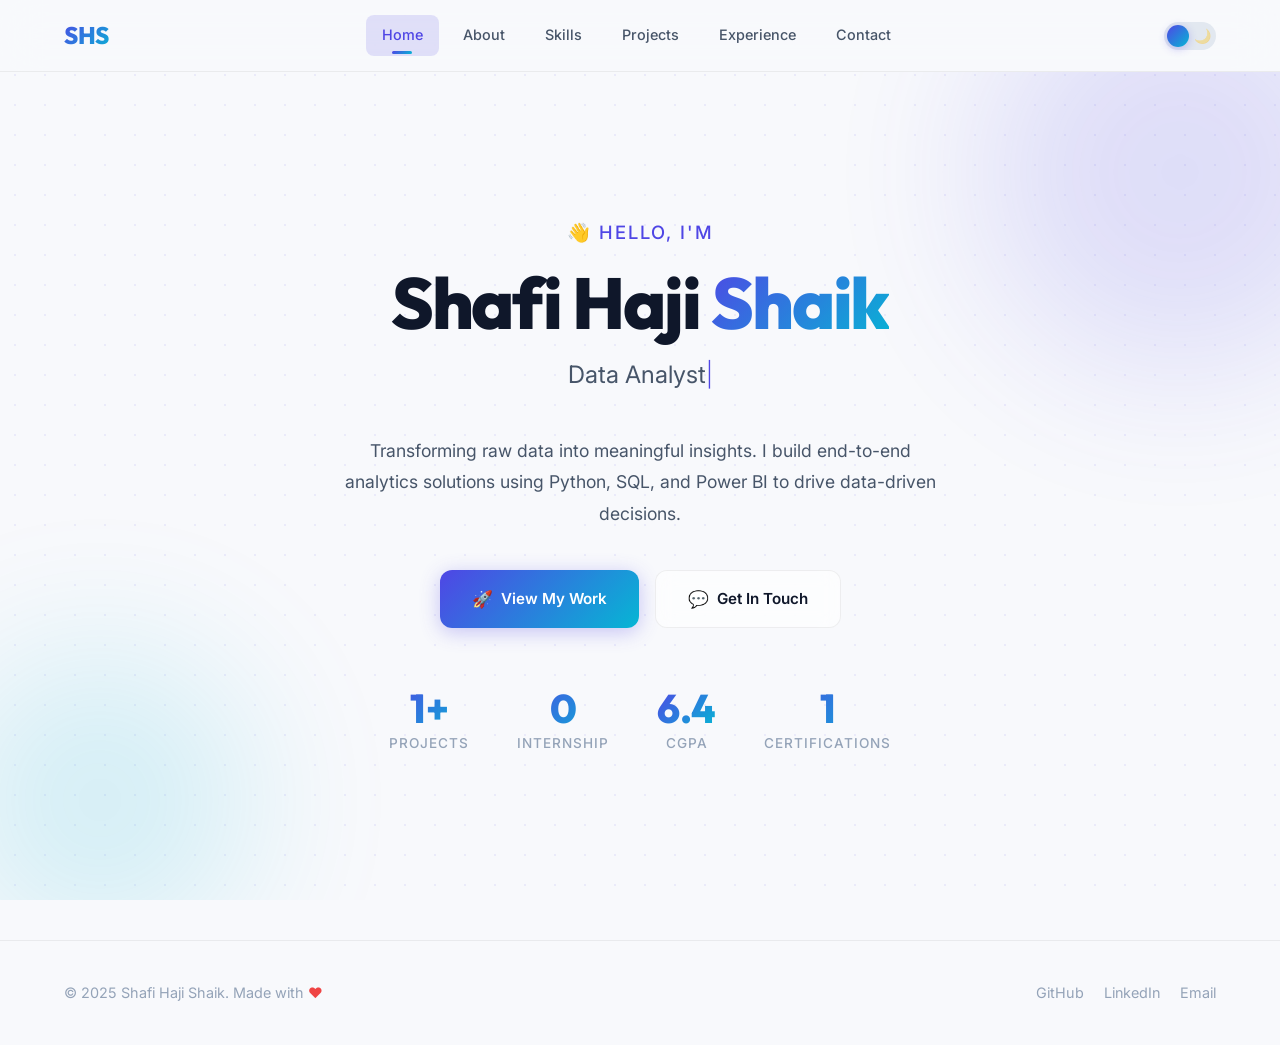
<file: index.html>
<!DOCTYPE html>
<html lang="en" data-theme="light">
<head>
  <meta charset="UTF-8">
  <meta name="viewport" content="width=device-width, initial-scale=1.0">
  <title>Shafi Haji Shaik — Data Analyst Portfolio</title>
  <meta name="description" content="Aspiring Data Analyst with hands-on experience in SQL, Python, Power BI, and Excel. Explore my projects, skills, and experience.">
  <link rel="stylesheet" href="css/style.css">
  <link rel="icon" href="data:image/svg+xml,<svg xmlns='http://www.w3.org/2000/svg' viewBox='0 0 100 100'><text y='.9em' font-size='90'>📊</text></svg>">
</head>
<body>

  <!-- Navigation -->
  <nav class="navbar" id="navbar">
    <div class="nav-container">
      <a href="index.html" class="nav-logo">SHS</a>
      <div class="nav-links" id="navLinks">
        <a href="index.html" class="active">Home</a>
        <a href="about.html">About</a>
        <a href="skills.html">Skills</a>
        <a href="projects.html">Projects</a>
        <a href="experience.html">Experience</a>
        <a href="contact.html">Contact</a>
      </div>
      <div class="nav-right">
        <button class="theme-toggle" id="themeToggle" aria-label="Toggle theme">
          <span class="theme-toggle-knob"></span>
        </button>
        <button class="mobile-menu-btn" id="mobileMenuBtn" aria-label="Toggle menu">
          <span></span>
          <span></span>
          <span></span>
        </button>
      </div>
    </div>
  </nav>

  <!-- Main Content -->
  <main class="page-content">
    <section class="hero">
      <!-- Floating Orbs -->
      <div class="hero-orb hero-orb-1"></div>
      <div class="hero-orb hero-orb-2"></div>

      <div class="hero-content">
        <p class="hero-greeting fade-in">👋 Hello, I'm</p>
        <h1 class="hero-name fade-in">
          Shafi Haji <span class="gradient-text">Shaik</span>
        </h1>
        <p class="hero-roles fade-in">
          <span id="typedText"></span><span class="typed-cursor">|</span>
        </p>
        <p class="hero-desc fade-in">
          Transforming raw data into meaningful insights. I build end-to-end analytics solutions using Python, SQL, and Power BI to drive data-driven decisions.
        </p>
        <div class="hero-buttons fade-in">
          <a href="projects.html" class="btn btn-primary">
            <span class="btn-icon">🚀</span> View My Work
          </a>
          <a href="contact.html" class="btn btn-secondary">
            <span class="btn-icon">💬</span> Get In Touch
          </a>
        </div>
        <div class="stats-row fade-in">
          <div class="stat-item">
            <div class="stat-number" data-count="2" data-suffix="+">0</div>
            <div class="stat-label">Projects</div>
          </div>
          <div class="stat-item">
            <div class="stat-number" data-count="1">0</div>
            <div class="stat-label">Internship</div>
          </div>
          <div class="stat-item">
            <div class="stat-number" data-count="7" data-suffix=".4">0</div>
            <div class="stat-label">CGPA</div>
          </div>
          <div class="stat-item">
            <div class="stat-number" data-count="2">0</div>
            <div class="stat-label">Certifications</div>
          </div>
        </div>
      </div>
    </section>
  </main>

  <!-- Footer -->
  <footer class="footer">
    <div class="container">
      <div class="footer-content">
        <p class="footer-text">© 2025 Shafi Haji Shaik. Made with <span class="heart">♥</span></p>
        <div class="footer-links">
          <a href="https://github.com/ShafiHajiShaik" target="_blank" rel="noopener">GitHub</a>
          <a href="https://www.linkedin.com/in/shafihajishaik" target="_blank" rel="noopener">LinkedIn</a>
          <a href="mailto:shaikshafihaji2010@gmail.com">Email</a>
        </div>
      </div>
    </div>
  </footer>

  <script src="js/main.js"></script>
</body>
</html>
</file>
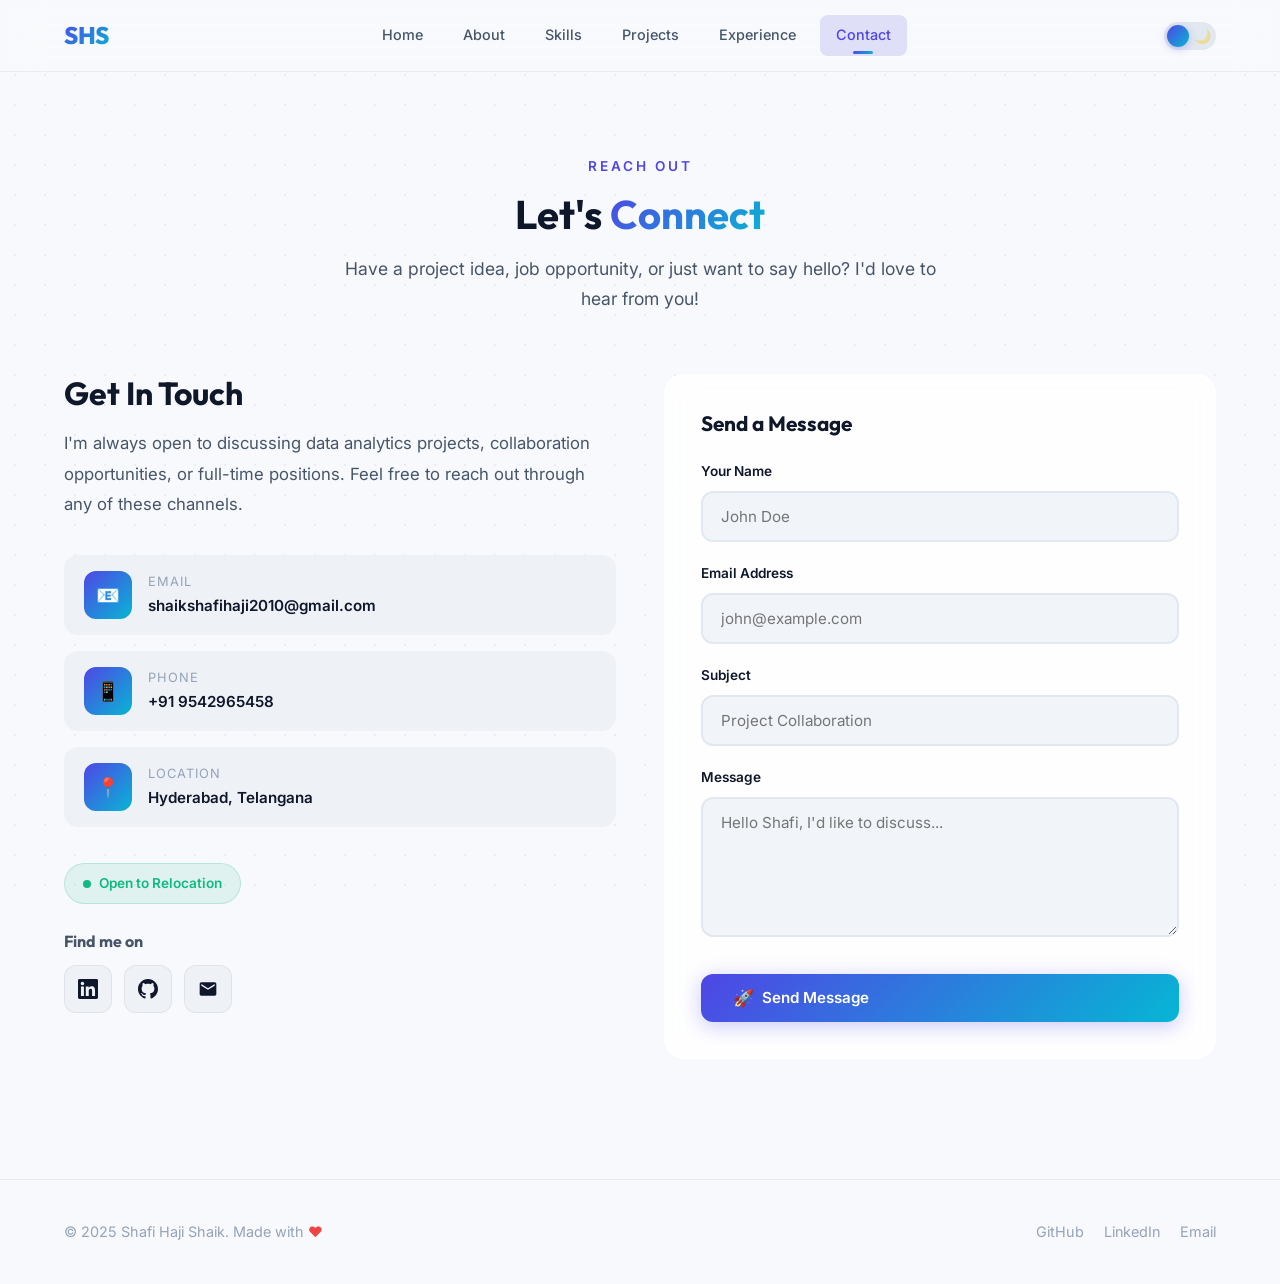
<file: contact.html>
<!DOCTYPE html>
<html lang="en" data-theme="light">
<head>
  <meta charset="UTF-8">
  <meta name="viewport" content="width=device-width, initial-scale=1.0">
  <title>Contact — Shafi Haji Shaik</title>
  <meta name="description" content="Get in touch with Shafi Haji Shaik — Data Analyst based in Hyderabad, Telangana. Open to relocation and new opportunities.">
  <link rel="stylesheet" href="css/style.css">
  <link rel="icon" href="data:image/svg+xml,<svg xmlns='http://www.w3.org/2000/svg' viewBox='0 0 100 100'><text y='.9em' font-size='90'>📊</text></svg>">
</head>
<body>

  <!-- Navigation -->
  <nav class="navbar" id="navbar">
    <div class="nav-container">
      <a href="index.html" class="nav-logo">SHS</a>
      <div class="nav-links" id="navLinks">
        <a href="index.html">Home</a>
        <a href="about.html">About</a>
        <a href="skills.html">Skills</a>
        <a href="projects.html">Projects</a>
        <a href="experience.html">Experience</a>
        <a href="contact.html" class="active">Contact</a>
      </div>
      <div class="nav-right">
        <button class="theme-toggle" id="themeToggle" aria-label="Toggle theme">
          <span class="theme-toggle-knob"></span>
        </button>
        <button class="mobile-menu-btn" id="mobileMenuBtn" aria-label="Toggle menu">
          <span></span>
          <span></span>
          <span></span>
        </button>
      </div>
    </div>
  </nav>

  <!-- Main Content -->
  <main class="page-content">
    <section class="section">
      <div class="container">

        <!-- Section Header -->
        <div class="section-header fade-in">
          <span class="section-label">Reach Out</span>
          <h1 class="section-title">Let's <span class="gradient-text">Connect</span></h1>
          <p class="section-desc">Have a project idea, job opportunity, or just want to say hello? I'd love to hear from you!</p>
        </div>

        <!-- Contact Grid -->
        <div class="contact-grid">

          <!-- Contact Info -->
          <div class="contact-info fade-in-left">
            <h2>Get In Touch</h2>
            <p>
              I'm always open to discussing data analytics projects, collaboration opportunities, or full-time positions. Feel free to reach out through any of these channels.
            </p>

            <div class="contact-methods">
              <a href="mailto:shaikshafihaji2010@gmail.com" class="contact-method" id="contactEmail">
                <div class="contact-method-icon">📧</div>
                <div>
                  <div class="contact-method-label">Email</div>
                  <div class="contact-method-value">shaikshafihaji2010@gmail.com</div>
                </div>
              </a>
              <a href="tel:+919542965458" class="contact-method" id="contactPhone">
                <div class="contact-method-icon">📱</div>
                <div>
                  <div class="contact-method-label">Phone</div>
                  <div class="contact-method-value">+91 9542965458</div>
                </div>
              </a>
              <div class="contact-method" id="contactLocation">
                <div class="contact-method-icon">📍</div>
                <div>
                  <div class="contact-method-label">Location</div>
                  <div class="contact-method-value">Hyderabad, Telangana</div>
                </div>
              </div>
            </div>

            <div class="location-badge" style="margin-bottom: 28px;">
              <div class="pulse-dot"></div>
              Open to Relocation
            </div>

            <h3 style="font-size: 1rem; margin-bottom: 14px; color: var(--text-secondary);">Find me on</h3>
            <div class="social-links">
              <a href="https://www.linkedin.com/in/shafihajishaik" target="_blank" rel="noopener" class="social-link" id="socialLinkedin" aria-label="LinkedIn">
                <svg width="20" height="20" viewBox="0 0 24 24" fill="currentColor"><path d="M20.447 20.452h-3.554v-5.569c0-1.328-.027-3.037-1.852-3.037-1.853 0-2.136 1.445-2.136 2.939v5.667H9.351V9h3.414v1.561h.046c.477-.9 1.637-1.85 3.37-1.85 3.601 0 4.267 2.37 4.267 5.455v6.286zM5.337 7.433c-1.144 0-2.063-.926-2.063-2.065 0-1.138.92-2.063 2.063-2.063 1.14 0 2.064.925 2.064 2.063 0 1.139-.925 2.065-2.064 2.065zm1.782 13.019H3.555V9h3.564v11.452zM22.225 0H1.771C.792 0 0 .774 0 1.729v20.542C0 23.227.792 24 1.771 24h20.451C23.2 24 24 23.227 24 22.271V1.729C24 .774 23.2 0 22.222 0h.003z"/></svg>
              </a>
              <a href="https://github.com/ShafiHajiShaik" target="_blank" rel="noopener" class="social-link" id="socialGithub" aria-label="GitHub">
                <svg width="20" height="20" viewBox="0 0 24 24" fill="currentColor"><path d="M12 0c-6.626 0-12 5.373-12 12 0 5.302 3.438 9.8 8.207 11.387.599.111.793-.261.793-.577v-2.234c-3.338.726-4.033-1.416-4.033-1.416-.546-1.387-1.333-1.756-1.333-1.756-1.089-.745.083-.729.083-.729 1.205.084 1.839 1.237 1.839 1.237 1.07 1.834 2.807 1.304 3.492.997.107-.775.418-1.305.762-1.604-2.665-.305-5.467-1.334-5.467-5.931 0-1.311.469-2.381 1.236-3.221-.124-.303-.535-1.524.117-3.176 0 0 1.008-.322 3.301 1.23.957-.266 1.983-.399 3.003-.404 1.02.005 2.047.138 3.006.404 2.291-1.552 3.297-1.23 3.297-1.23.653 1.653.242 2.874.118 3.176.77.84 1.235 1.911 1.235 3.221 0 4.609-2.807 5.624-5.479 5.921.43.372.823 1.102.823 2.222v3.293c0 .319.192.694.801.576 4.765-1.589 8.199-6.086 8.199-11.386 0-6.627-5.373-12-12-12z"/></svg>
              </a>
              <a href="mailto:shaikshafihaji2010@gmail.com" class="social-link" id="socialEmail" aria-label="Email">
                <svg width="20" height="20" viewBox="0 0 24 24" fill="currentColor"><path d="M20 4H4c-1.1 0-1.99.9-1.99 2L2 18c0 1.1.9 2 2 2h16c1.1 0 2-.9 2-2V6c0-1.1-.9-2-2-2zm0 4l-8 5-8-5V6l8 5 8-5v2z"/></svg>
              </a>
            </div>
          </div>

          <!-- Contact Form -->
          <div class="glass-card contact-form-wrapper fade-in-right">
            <h3 style="font-size: 1.3rem; margin-bottom: 24px;">Send a Message</h3>
            <form id="contactForm">
              <div class="form-group">
                <label for="formName" class="form-label">Your Name</label>
                <input type="text" id="formName" name="name" class="form-input" placeholder="John Doe" required>
              </div>
              <div class="form-group">
                <label for="formEmail" class="form-label">Email Address</label>
                <input type="email" id="formEmail" name="email" class="form-input" placeholder="john@example.com" required>
              </div>
              <div class="form-group">
                <label for="formSubject" class="form-label">Subject</label>
                <input type="text" id="formSubject" name="subject" class="form-input" placeholder="Project Collaboration">
              </div>
              <div class="form-group">
                <label for="formMessage" class="form-label">Message</label>
                <textarea id="formMessage" name="message" class="form-textarea" placeholder="Hello Shafi, I'd like to discuss..." required></textarea>
              </div>
              <button type="submit" class="btn btn-primary form-submit">
                <span class="btn-icon">🚀</span> Send Message
              </button>
              <div id="formStatus" class="form-status"></div>
            </form>
          </div>

        </div>

      </div>
    </section>
  </main>

  <!-- Footer -->
  <footer class="footer">
    <div class="container">
      <div class="footer-content">
        <p class="footer-text">© 2025 Shafi Haji Shaik. Made with <span class="heart">♥</span></p>
        <div class="footer-links">
          <a href="https://github.com/ShafiHajiShaik" target="_blank" rel="noopener">GitHub</a>
          <a href="https://www.linkedin.com/in/shafihajishaik" target="_blank" rel="noopener">LinkedIn</a>
          <a href="mailto:shaikshafihaji2010@gmail.com">Email</a>
        </div>
      </div>
    </div>
  </footer>

  <script src="js/main.js"></script>
</body>
</html>
</file>
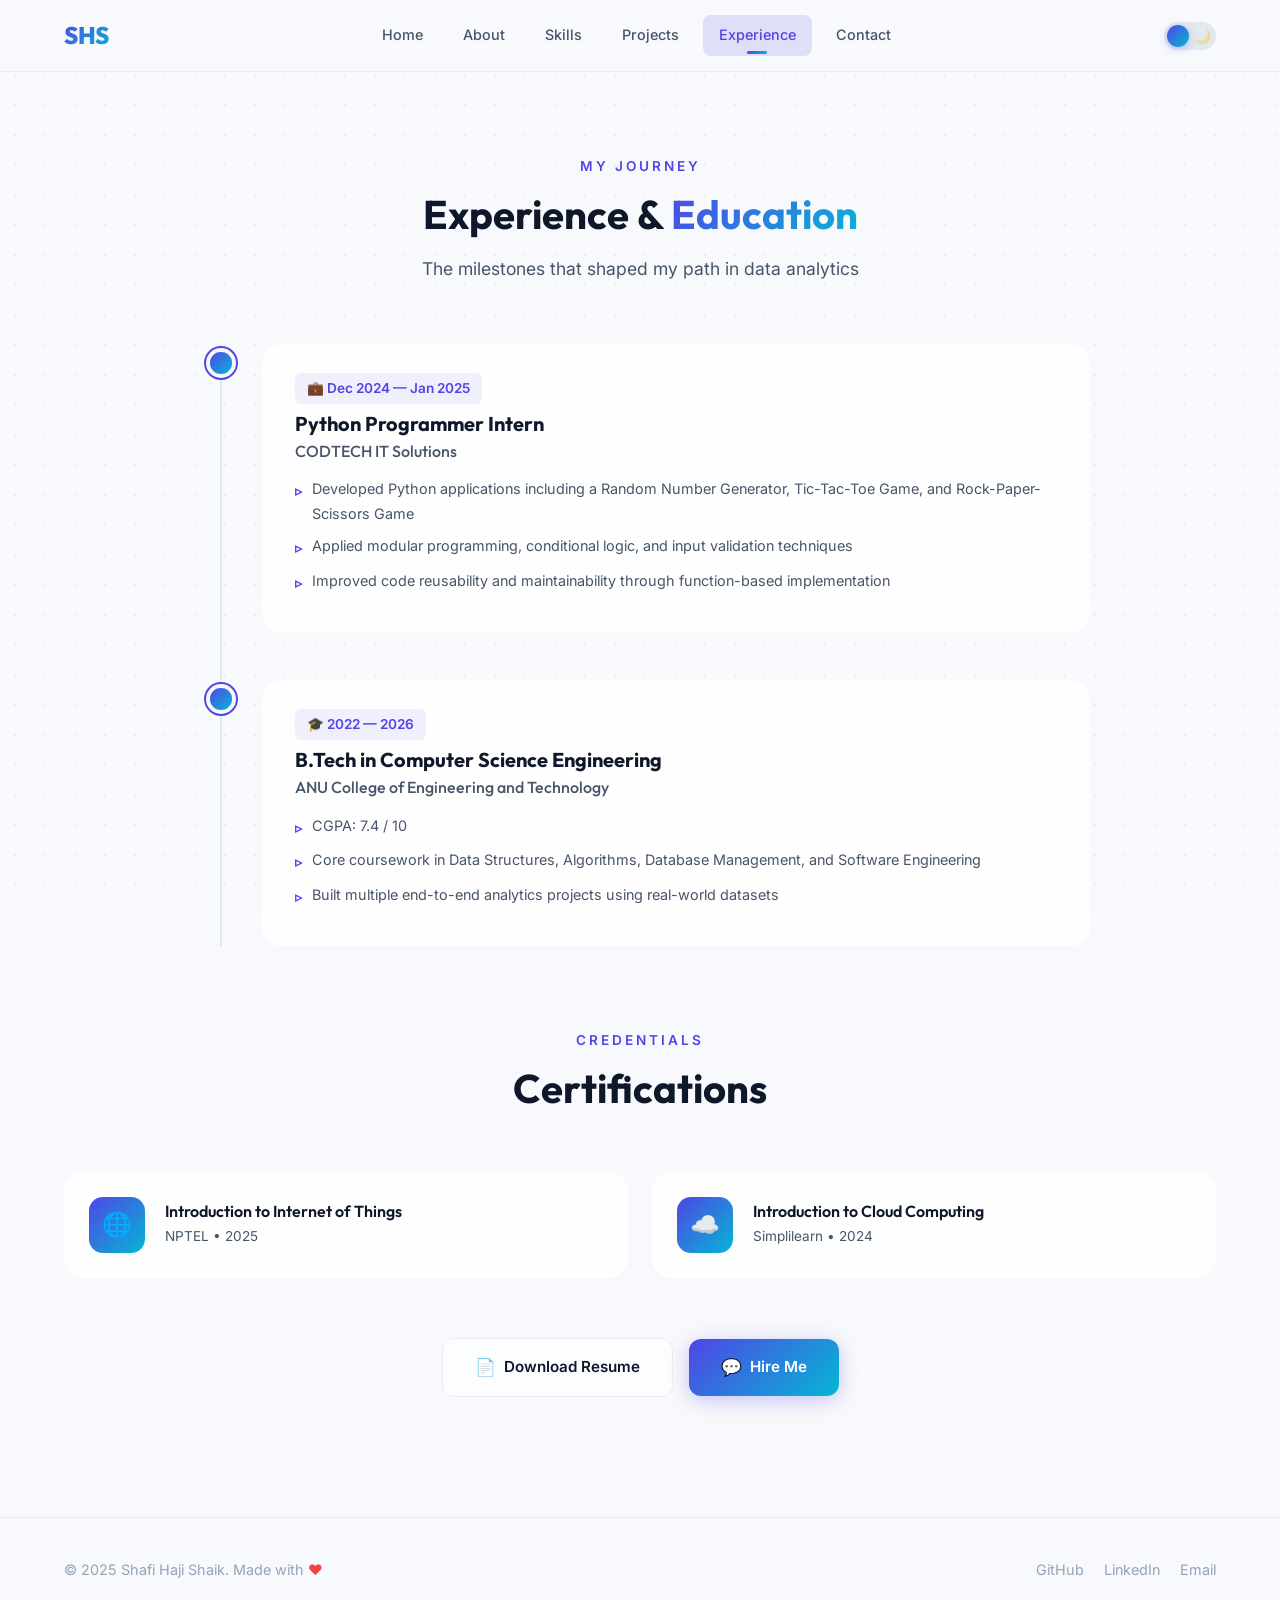
<file: experience.html>
<!DOCTYPE html>
<html lang="en" data-theme="light">
<head>
  <meta charset="UTF-8">
  <meta name="viewport" content="width=device-width, initial-scale=1.0">
  <title>Experience — Shafi Haji Shaik</title>
  <meta name="description" content="Professional experience, education, and certifications of Shafi Haji Shaik — Python Programmer Intern at CODTECH IT Solutions.">
  <link rel="stylesheet" href="css/style.css">
  <link rel="icon" href="data:image/svg+xml,<svg xmlns='http://www.w3.org/2000/svg' viewBox='0 0 100 100'><text y='.9em' font-size='90'>📊</text></svg>">
</head>
<body>

  <!-- Navigation -->
  <nav class="navbar" id="navbar">
    <div class="nav-container">
      <a href="index.html" class="nav-logo">SHS</a>
      <div class="nav-links" id="navLinks">
        <a href="index.html">Home</a>
        <a href="about.html">About</a>
        <a href="skills.html">Skills</a>
        <a href="projects.html">Projects</a>
        <a href="experience.html" class="active">Experience</a>
        <a href="contact.html">Contact</a>
      </div>
      <div class="nav-right">
        <button class="theme-toggle" id="themeToggle" aria-label="Toggle theme">
          <span class="theme-toggle-knob"></span>
        </button>
        <button class="mobile-menu-btn" id="mobileMenuBtn" aria-label="Toggle menu">
          <span></span>
          <span></span>
          <span></span>
        </button>
      </div>
    </div>
  </nav>

  <!-- Main Content -->
  <main class="page-content">
    <section class="section">
      <div class="container">

        <!-- Section Header -->
        <div class="section-header fade-in">
          <span class="section-label">My Journey</span>
          <h1 class="section-title">Experience & <span class="gradient-text">Education</span></h1>
          <p class="section-desc">The milestones that shaped my path in data analytics</p>
        </div>

        <!-- Timeline -->
        <div class="timeline">

          <!-- Internship -->
          <div class="timeline-item fade-in">
            <div class="timeline-dot"></div>
            <div class="glass-card timeline-card">
              <div class="timeline-date">
                💼 Dec 2024 — Jan 2025
              </div>
              <h3>Python Programmer Intern</h3>
              <h4>CODTECH IT Solutions</h4>
              <ul>
                <li>Developed Python applications including a Random Number Generator, Tic-Tac-Toe Game, and Rock-Paper-Scissors Game</li>
                <li>Applied modular programming, conditional logic, and input validation techniques</li>
                <li>Improved code reusability and maintainability through function-based implementation</li>
              </ul>
            </div>
          </div>

          <!-- Education -->
          <div class="timeline-item fade-in">
            <div class="timeline-dot"></div>
            <div class="glass-card timeline-card">
              <div class="timeline-date">
                🎓 2022 — 2026
              </div>
              <h3>B.Tech in Computer Science Engineering</h3>
              <h4>ANU College of Engineering and Technology</h4>
              <ul>
                <li>CGPA: 7.4 / 10</li>
                <li>Core coursework in Data Structures, Algorithms, Database Management, and Software Engineering</li>
                <li>Built multiple end-to-end analytics projects using real-world datasets</li>
              </ul>
            </div>
          </div>

        </div>

        <!-- Certifications -->
        <div style="margin-top: 80px;">
          <div class="section-header fade-in">
            <span class="section-label">Credentials</span>
            <h2 class="section-title">Certifications</h2>
          </div>

          <div class="cert-grid stagger-children">
            <div class="glass-card cert-card">
              <div class="cert-icon">🌐</div>
              <div class="cert-info">
                <h4>Introduction to Internet of Things</h4>
                <p>NPTEL &bull; 2025</p>
              </div>
            </div>
            <div class="glass-card cert-card">
              <div class="cert-icon">☁️</div>
              <div class="cert-info">
                <h4>Introduction to Cloud Computing</h4>
                <p>Simplilearn &bull; 2024</p>
              </div>
            </div>
          </div>
        </div>

        <!-- CTA -->
        <div style="text-align: center; margin-top: 60px;" class="fade-in">
          <a href="assets/images/profile.jpg" class="btn btn-secondary" style="margin-right: 12px;" download>
            <span class="btn-icon">📄</span> Download Resume
          </a>
          <a href="contact.html" class="btn btn-primary">
            <span class="btn-icon">💬</span> Hire Me
          </a>
        </div>

      </div>
    </section>
  </main>

  <!-- Footer -->
  <footer class="footer">
    <div class="container">
      <div class="footer-content">
        <p class="footer-text">© 2025 Shafi Haji Shaik. Made with <span class="heart">♥</span></p>
        <div class="footer-links">
          <a href="https://github.com/ShafiHajiShaik" target="_blank" rel="noopener">GitHub</a>
          <a href="https://www.linkedin.com/in/shafihajishaik" target="_blank" rel="noopener">LinkedIn</a>
          <a href="mailto:shaikshafihaji2010@gmail.com">Email</a>
        </div>
      </div>
    </div>
  </footer>

  <script src="js/main.js"></script>
</body>
</html>
</file>
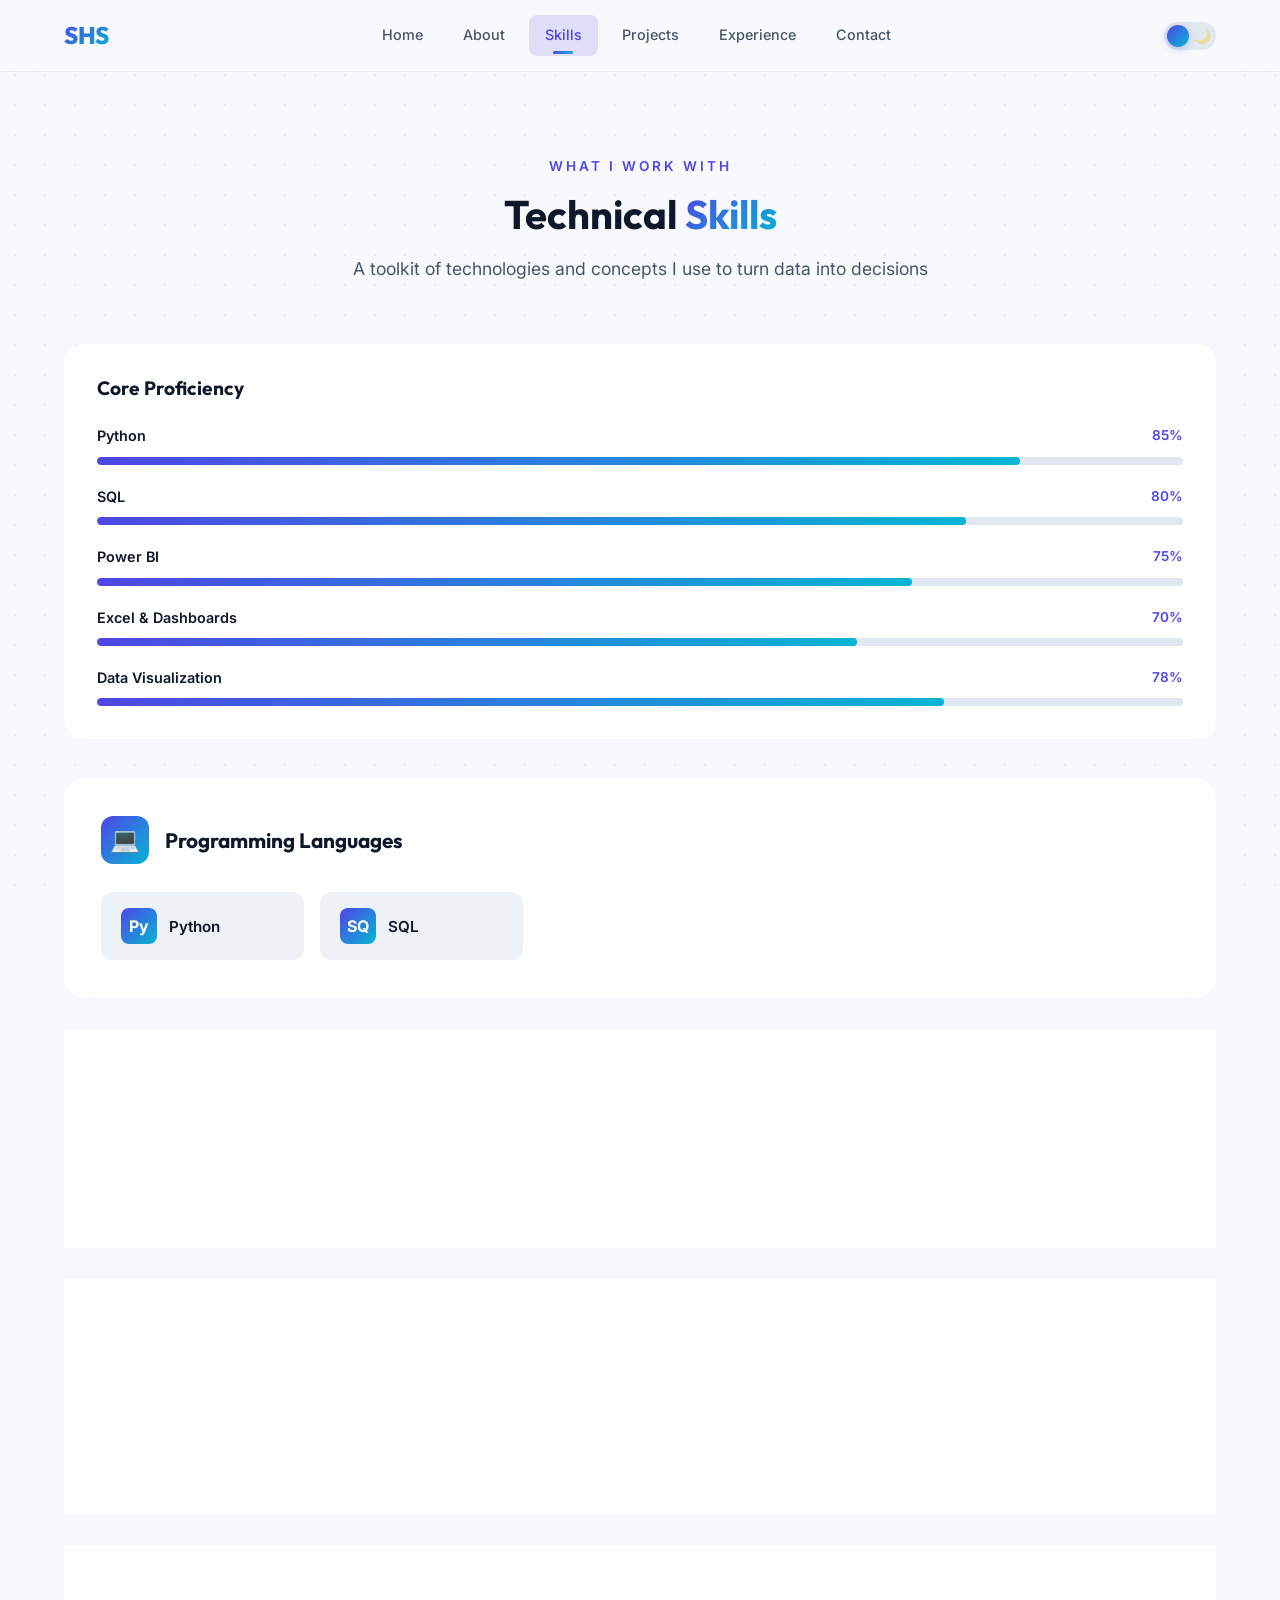
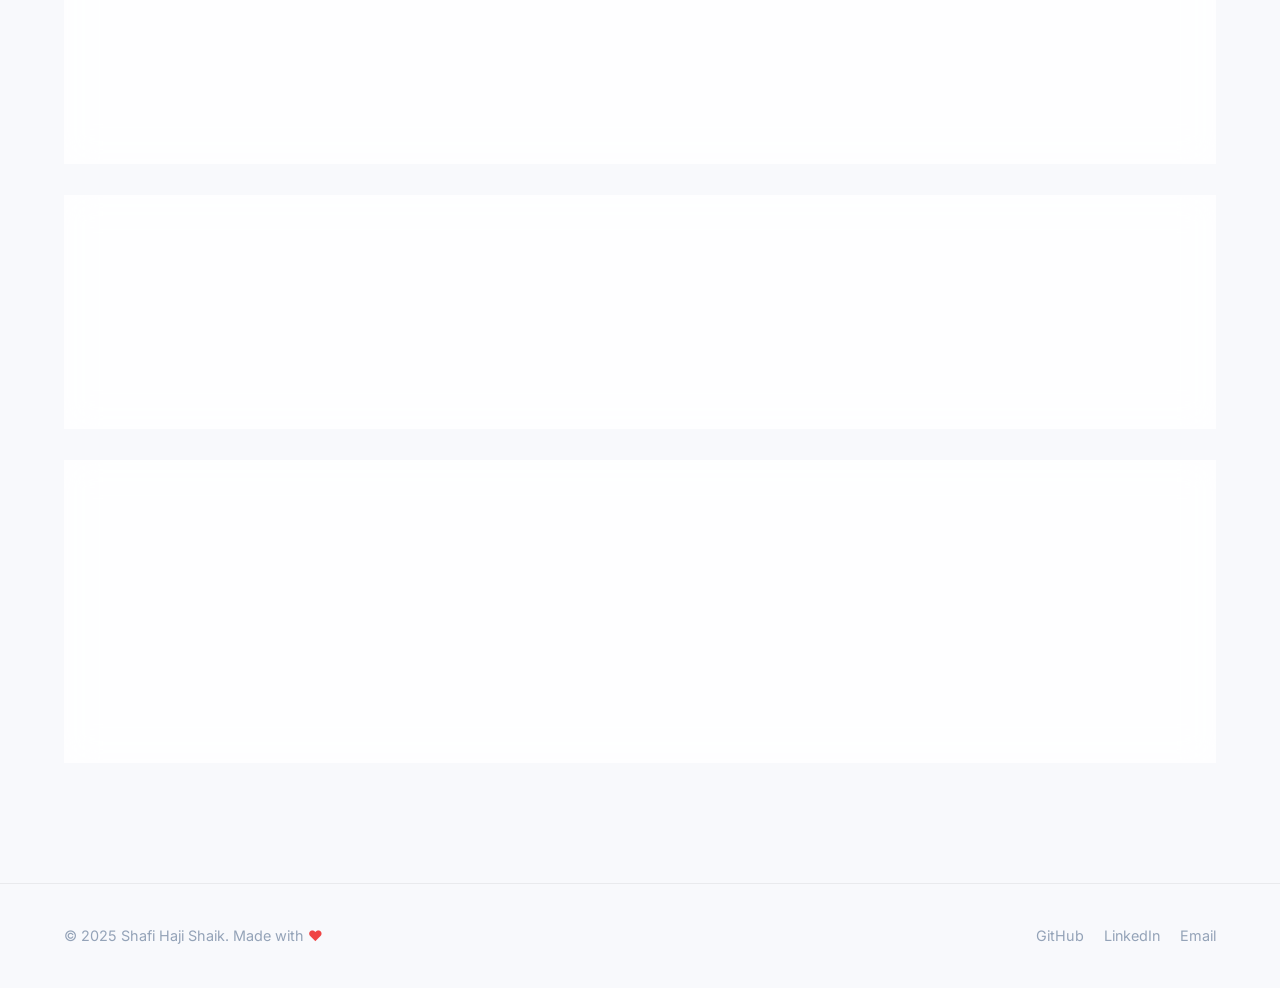
<file: skills.html>
<!DOCTYPE html>
<html lang="en" data-theme="light">
<head>
  <meta charset="UTF-8">
  <meta name="viewport" content="width=device-width, initial-scale=1.0">
  <title>Skills — Shafi Haji Shaik</title>
  <meta name="description" content="Technical skills of Shafi Haji Shaik — Python, SQL, Power BI, Pandas, NumPy, Matplotlib, and more.">
  <link rel="stylesheet" href="css/style.css">
  <link rel="icon" href="data:image/svg+xml,<svg xmlns='http://www.w3.org/2000/svg' viewBox='0 0 100 100'><text y='.9em' font-size='90'>📊</text></svg>">
</head>
<body>

  <!-- Navigation -->
  <nav class="navbar" id="navbar">
    <div class="nav-container">
      <a href="index.html" class="nav-logo">SHS</a>
      <div class="nav-links" id="navLinks">
        <a href="index.html">Home</a>
        <a href="about.html">About</a>
        <a href="skills.html" class="active">Skills</a>
        <a href="projects.html">Projects</a>
        <a href="experience.html">Experience</a>
        <a href="contact.html">Contact</a>
      </div>
      <div class="nav-right">
        <button class="theme-toggle" id="themeToggle" aria-label="Toggle theme">
          <span class="theme-toggle-knob"></span>
        </button>
        <button class="mobile-menu-btn" id="mobileMenuBtn" aria-label="Toggle menu">
          <span></span>
          <span></span>
          <span></span>
        </button>
      </div>
    </div>
  </nav>

  <!-- Main Content -->
  <main class="page-content">
    <section class="section">
      <div class="container">

        <!-- Section Header -->
        <div class="section-header fade-in">
          <span class="section-label">What I Work With</span>
          <h1 class="section-title">Technical <span class="gradient-text">Skills</span></h1>
          <p class="section-desc">A toolkit of technologies and concepts I use to turn data into decisions</p>
        </div>

        <!-- Proficiency Bars -->
        <div class="glass-card fade-in" style="margin-bottom: 40px;">
          <h3 style="margin-bottom: 24px; font-size: 1.2rem;">Core Proficiency</h3>
          <div class="skill-bar-wrapper">
            <div class="skill-bar-header">
              <span class="skill-bar-name">Python</span>
              <span class="skill-bar-pct">85%</span>
            </div>
            <div class="skill-bar-track">
              <div class="skill-bar-fill" data-width="85"></div>
            </div>
          </div>
          <div class="skill-bar-wrapper">
            <div class="skill-bar-header">
              <span class="skill-bar-name">SQL</span>
              <span class="skill-bar-pct">80%</span>
            </div>
            <div class="skill-bar-track">
              <div class="skill-bar-fill" data-width="80"></div>
            </div>
          </div>
          <div class="skill-bar-wrapper">
            <div class="skill-bar-header">
              <span class="skill-bar-name">Power BI</span>
              <span class="skill-bar-pct">75%</span>
            </div>
            <div class="skill-bar-track">
              <div class="skill-bar-fill" data-width="75"></div>
            </div>
          </div>
          <div class="skill-bar-wrapper">
            <div class="skill-bar-header">
              <span class="skill-bar-name">Excel & Dashboards</span>
              <span class="skill-bar-pct">70%</span>
            </div>
            <div class="skill-bar-track">
              <div class="skill-bar-fill" data-width="70"></div>
            </div>
          </div>
          <div class="skill-bar-wrapper" style="margin-bottom: 0;">
            <div class="skill-bar-header">
              <span class="skill-bar-name">Data Visualization</span>
              <span class="skill-bar-pct">78%</span>
            </div>
            <div class="skill-bar-track">
              <div class="skill-bar-fill" data-width="78"></div>
            </div>
          </div>
        </div>

        <!-- Skill Categories -->
        <div class="skills-categories stagger-children">

          <!-- Programming -->
          <div class="glass-card skill-category">
            <div class="skill-category-header">
              <div class="skill-category-icon">💻</div>
              <h3>Programming Languages</h3>
            </div>
            <div class="skills-grid">
              <div class="skill-item">
                <div class="skill-item-icon">Py</div>
                <span class="skill-item-name">Python</span>
              </div>
              <div class="skill-item">
                <div class="skill-item-icon">SQ</div>
                <span class="skill-item-name">SQL</span>
              </div>
            </div>
          </div>

          <!-- Libraries -->
          <div class="glass-card skill-category">
            <div class="skill-category-header">
              <div class="skill-category-icon">📦</div>
              <h3>Libraries & Frameworks</h3>
            </div>
            <div class="skills-grid">
              <div class="skill-item">
                <div class="skill-item-icon">🐼</div>
                <span class="skill-item-name">Pandas</span>
              </div>
              <div class="skill-item">
                <div class="skill-item-icon">🔢</div>
                <span class="skill-item-name">NumPy</span>
              </div>
              <div class="skill-item">
                <div class="skill-item-icon">📊</div>
                <span class="skill-item-name">Matplotlib</span>
              </div>
              <div class="skill-item">
                <div class="skill-item-icon">🌊</div>
                <span class="skill-item-name">Seaborn</span>
              </div>
            </div>
          </div>

          <!-- Visualization -->
          <div class="glass-card skill-category">
            <div class="skill-category-header">
              <div class="skill-category-icon">📈</div>
              <h3>Visualization Tools</h3>
            </div>
            <div class="skills-grid">
              <div class="skill-item">
                <div class="skill-item-icon">📊</div>
                <span class="skill-item-name">Power BI</span>
              </div>
              <div class="skill-item">
                <div class="skill-item-icon">📑</div>
                <span class="skill-item-name">Excel Dashboards</span>
              </div>
            </div>
          </div>

          <!-- Databases -->
          <div class="glass-card skill-category">
            <div class="skill-category-header">
              <div class="skill-category-icon">🗄️</div>
              <h3>Databases</h3>
            </div>
            <div class="skills-grid">
              <div class="skill-item">
                <div class="skill-item-icon">🔷</div>
                <span class="skill-item-name">SQL Server</span>
              </div>
              <div class="skill-item">
                <div class="skill-item-icon">🐬</div>
                <span class="skill-item-name">MySQL</span>
              </div>
            </div>
          </div>

          <!-- Tools -->
          <div class="glass-card skill-category">
            <div class="skill-category-header">
              <div class="skill-category-icon">🛠️</div>
              <h3>Development Tools</h3>
            </div>
            <div class="skills-grid">
              <div class="skill-item">
                <div class="skill-item-icon">🔀</div>
                <span class="skill-item-name">Git</span>
              </div>
              <div class="skill-item">
                <div class="skill-item-icon">🐙</div>
                <span class="skill-item-name">GitHub</span>
              </div>
              <div class="skill-item">
                <div class="skill-item-icon">💎</div>
                <span class="skill-item-name">VS Code</span>
              </div>
              <div class="skill-item">
                <div class="skill-item-icon">📓</div>
                <span class="skill-item-name">Jupyter Notebook</span>
              </div>
              <div class="skill-item">
                <div class="skill-item-icon">☁️</div>
                <span class="skill-item-name">Google Colab</span>
              </div>
            </div>
          </div>

          <!-- Concepts -->
          <div class="glass-card skill-category">
            <div class="skill-category-header">
              <div class="skill-category-icon">🧠</div>
              <h3>Core Concepts</h3>
            </div>
            <div class="skills-grid">
              <div class="skill-item">
                <div class="skill-item-icon">🧹</div>
                <span class="skill-item-name">Data Cleaning</span>
              </div>
              <div class="skill-item">
                <div class="skill-item-icon">🔍</div>
                <span class="skill-item-name">EDA</span>
              </div>
              <div class="skill-item">
                <div class="skill-item-icon">🔄</div>
                <span class="skill-item-name">ETL</span>
              </div>
              <div class="skill-item">
                <div class="skill-item-icon">🔧</div>
                <span class="skill-item-name">Data Wrangling</span>
              </div>
              <div class="skill-item">
                <div class="skill-item-icon">📋</div>
                <span class="skill-item-name">Dashboarding</span>
              </div>
              <div class="skill-item">
                <div class="skill-item-icon">📄</div>
                <span class="skill-item-name">Reporting</span>
              </div>
            </div>
          </div>

        </div>

      </div>
    </section>
  </main>

  <!-- Footer -->
  <footer class="footer">
    <div class="container">
      <div class="footer-content">
        <p class="footer-text">© 2025 Shafi Haji Shaik. Made with <span class="heart">♥</span></p>
        <div class="footer-links">
          <a href="https://github.com/ShafiHajiShaik" target="_blank" rel="noopener">GitHub</a>
          <a href="https://www.linkedin.com/in/shafihajishaik" target="_blank" rel="noopener">LinkedIn</a>
          <a href="mailto:shaikshafihaji2010@gmail.com">Email</a>
        </div>
      </div>
    </div>
  </footer>

  <script src="js/main.js"></script>
</body>
</html>
</file>
<file: css/style.css>
/* ========================================
   PORTFOLIO — SHAFI HAJI SHAIK
   Design System & Complete Styles
   ======================================== */

@import url('https://fonts.googleapis.com/css2?family=Inter:wght@300;400;500;600;700&family=Outfit:wght@400;500;600;700;800&display=swap');

/* ── CSS Custom Properties ── */
:root {
  /* Light Mode (Default) */
  --bg-primary: #f8f9fc;
  --bg-secondary: #eef1f6;
  --bg-tertiary: #e2e8f0;
  --bg-card: rgba(255, 255, 255, 0.85);
  --bg-card-solid: #ffffff;
  --bg-nav: rgba(248, 249, 252, 0.85);
  --text-primary: #0f172a;
  --text-secondary: #475569;
  --text-tertiary: #94a3b8;
  --accent-primary: #4f46e5;
  --accent-secondary: #06b6d4;
  --accent-gradient: linear-gradient(135deg, #4f46e5 0%, #06b6d4 100%);
  --accent-gradient-hover: linear-gradient(135deg, #4338ca 0%, #0891b2 100%);
  --accent-glow: rgba(79, 70, 229, 0.15);
  --glass-bg: rgba(255, 255, 255, 0.6);
  --glass-border: rgba(255, 255, 255, 0.3);
  --glass-shadow: 0 8px 32px rgba(0, 0, 0, 0.08);
  --border-color: rgba(0, 0, 0, 0.06);
  --shadow-sm: 0 1px 3px rgba(0, 0, 0, 0.06);
  --shadow-md: 0 4px 16px rgba(0, 0, 0, 0.08);
  --shadow-lg: 0 12px 40px rgba(0, 0, 0, 0.12);
  --shadow-xl: 0 20px 60px rgba(0, 0, 0, 0.15);
  --dot-color: rgba(79, 70, 229, 0.08);
  --timeline-line: #e2e8f0;
  --tag-bg: rgba(79, 70, 229, 0.08);
  --tag-text: #4f46e5;
  --input-bg: #f1f5f9;
  --input-border: #e2e8f0;
  --input-focus: #4f46e5;
  --success: #10b981;
  --warning: #f59e0b;
  --nav-height: 72px;
}

[data-theme="dark"] {
  --bg-primary: #0a0e1a;
  --bg-secondary: #111827;
  --bg-tertiary: #1e293b;
  --bg-card: rgba(17, 24, 39, 0.85);
  --bg-card-solid: #111827;
  --bg-nav: rgba(10, 14, 26, 0.9);
  --text-primary: #f1f5f9;
  --text-secondary: #94a3b8;
  --text-tertiary: #64748b;
  --accent-primary: #818cf8;
  --accent-secondary: #22d3ee;
  --accent-gradient: linear-gradient(135deg, #818cf8 0%, #22d3ee 100%);
  --accent-gradient-hover: linear-gradient(135deg, #6366f1 0%, #06b6d4 100%);
  --accent-glow: rgba(129, 140, 248, 0.15);
  --glass-bg: rgba(17, 24, 39, 0.6);
  --glass-border: rgba(129, 140, 248, 0.12);
  --glass-shadow: 0 8px 32px rgba(0, 0, 0, 0.3);
  --border-color: rgba(255, 255, 255, 0.06);
  --shadow-sm: 0 1px 3px rgba(0, 0, 0, 0.2);
  --shadow-md: 0 4px 16px rgba(0, 0, 0, 0.3);
  --shadow-lg: 0 12px 40px rgba(0, 0, 0, 0.4);
  --shadow-xl: 0 20px 60px rgba(0, 0, 0, 0.5);
  --dot-color: rgba(129, 140, 248, 0.06);
  --timeline-line: #1e293b;
  --tag-bg: rgba(129, 140, 248, 0.12);
  --tag-text: #818cf8;
  --input-bg: #1e293b;
  --input-border: #334155;
  --input-focus: #818cf8;
}

/* ── Reset & Base ── */
*, *::before, *::after {
  margin: 0;
  padding: 0;
  box-sizing: border-box;
}

html {
  scroll-behavior: smooth;
  font-size: 16px;
}

body {
  font-family: 'Inter', -apple-system, BlinkMacSystemFont, sans-serif;
  background-color: var(--bg-primary);
  color: var(--text-primary);
  line-height: 1.7;
  overflow-x: hidden;
  transition: background-color 0.4s ease, color 0.4s ease;
  min-height: 100vh;
}

/* ── Dot Grid Background ── */
body::before {
  content: '';
  position: fixed;
  top: 0;
  left: 0;
  width: 100%;
  height: 100%;
  background-image: radial-gradient(circle, var(--dot-color) 1px, transparent 1px);
  background-size: 30px 30px;
  z-index: -1;
  pointer-events: none;
}

h1, h2, h3, h4, h5, h6 {
  font-family: 'Outfit', sans-serif;
  font-weight: 700;
  line-height: 1.2;
  color: var(--text-primary);
}

a {
  text-decoration: none;
  color: inherit;
  transition: color 0.3s ease;
}

img {
  max-width: 100%;
  display: block;
}

ul {
  list-style: none;
}

/* ── Navigation ── */
.navbar {
  position: fixed;
  top: 0;
  left: 0;
  right: 0;
  height: var(--nav-height);
  background: var(--bg-nav);
  backdrop-filter: blur(20px);
  -webkit-backdrop-filter: blur(20px);
  border-bottom: 1px solid var(--border-color);
  z-index: 1000;
  transition: background 0.4s ease, box-shadow 0.3s ease;
}

.navbar.scrolled {
  box-shadow: var(--shadow-md);
}

.nav-container {
  max-width: 1200px;
  margin: 0 auto;
  height: 100%;
  padding: 0 24px;
  display: flex;
  align-items: center;
  justify-content: space-between;
}

.nav-logo {
  font-family: 'Outfit', sans-serif;
  font-size: 1.5rem;
  font-weight: 800;
  background: var(--accent-gradient);
  -webkit-background-clip: text;
  -webkit-text-fill-color: transparent;
  background-clip: text;
  letter-spacing: -0.02em;
}

.nav-links {
  display: flex;
  gap: 8px;
  align-items: center;
}

.nav-links a {
  padding: 8px 16px;
  border-radius: 8px;
  font-size: 0.9rem;
  font-weight: 500;
  color: var(--text-secondary);
  transition: all 0.3s ease;
  position: relative;
}

.nav-links a:hover,
.nav-links a.active {
  color: var(--accent-primary);
  background: var(--accent-glow);
}

.nav-links a.active::after {
  content: '';
  position: absolute;
  bottom: 2px;
  left: 50%;
  transform: translateX(-50%);
  width: 20px;
  height: 3px;
  background: var(--accent-gradient);
  border-radius: 2px;
}

.nav-right {
  display: flex;
  align-items: center;
  gap: 12px;
}

/* Theme Toggle */
.theme-toggle {
  position: relative;
  width: 52px;
  height: 28px;
  border: none;
  border-radius: 50px;
  background: var(--bg-tertiary);
  cursor: pointer;
  transition: background 0.4s ease;
  display: flex;
  align-items: center;
  padding: 3px;
}

.theme-toggle::before {
  content: '☀️';
  font-size: 14px;
  position: absolute;
  left: 5px;
  top: 50%;
  transform: translateY(-50%);
  transition: opacity 0.3s ease;
}

.theme-toggle::after {
  content: '🌙';
  font-size: 14px;
  position: absolute;
  right: 5px;
  top: 50%;
  transform: translateY(-50%);
  transition: opacity 0.3s ease;
}

[data-theme="dark"] .theme-toggle::before {
  opacity: 0.4;
}

[data-theme="light"] .theme-toggle::after,
:root:not([data-theme]) .theme-toggle::after {
  opacity: 0.4;
}

.theme-toggle-knob {
  width: 22px;
  height: 22px;
  background: var(--accent-gradient);
  border-radius: 50%;
  transition: transform 0.4s cubic-bezier(0.68, -0.55, 0.265, 1.55);
  box-shadow: 0 2px 8px rgba(79, 70, 229, 0.3);
  z-index: 1;
}

[data-theme="dark"] .theme-toggle-knob {
  transform: translateX(24px);
}

/* Mobile Menu */
.mobile-menu-btn {
  display: none;
  flex-direction: column;
  gap: 5px;
  border: none;
  background: none;
  cursor: pointer;
  padding: 4px;
  z-index: 1001;
}

.mobile-menu-btn span {
  display: block;
  width: 24px;
  height: 2px;
  background: var(--text-primary);
  border-radius: 2px;
  transition: all 0.3s ease;
}

.mobile-menu-btn.active span:nth-child(1) {
  transform: rotate(45deg) translate(5px, 5px);
}

.mobile-menu-btn.active span:nth-child(2) {
  opacity: 0;
}

.mobile-menu-btn.active span:nth-child(3) {
  transform: rotate(-45deg) translate(5px, -5px);
}

/* ── Page Layout ── */
.page-content {
  padding-top: var(--nav-height);
  min-height: 100vh;
}

.container {
  max-width: 1200px;
  margin: 0 auto;
  padding: 0 24px;
}

.section {
  padding: 80px 0;
}

.section-header {
  text-align: center;
  margin-bottom: 60px;
}

.section-label {
  display: inline-block;
  font-size: 0.85rem;
  font-weight: 600;
  text-transform: uppercase;
  letter-spacing: 3px;
  color: var(--accent-primary);
  margin-bottom: 12px;
}

.section-title {
  font-size: 2.5rem;
  margin-bottom: 16px;
  position: relative;
}

.section-title .gradient-text {
  background: var(--accent-gradient);
  -webkit-background-clip: text;
  -webkit-text-fill-color: transparent;
  background-clip: text;
}

.section-desc {
  font-size: 1.1rem;
  color: var(--text-secondary);
  max-width: 600px;
  margin: 0 auto;
}

/* ── Hero Section ── */
.hero {
  min-height: calc(100vh - var(--nav-height));
  display: flex;
  align-items: center;
  justify-content: center;
  position: relative;
  overflow: hidden;
}

.hero-content {
  text-align: center;
  max-width: 800px;
  padding: 40px 24px;
  position: relative;
  z-index: 2;
}

.hero-greeting {
  font-size: 1.15rem;
  font-weight: 500;
  color: var(--accent-primary);
  margin-bottom: 12px;
  letter-spacing: 2px;
  text-transform: uppercase;
}

.hero-name {
  font-size: clamp(2.8rem, 6vw, 4.5rem);
  font-weight: 800;
  margin-bottom: 8px;
  letter-spacing: -0.03em;
}

.hero-name .gradient-text {
  background: var(--accent-gradient);
  -webkit-background-clip: text;
  -webkit-text-fill-color: transparent;
  background-clip: text;
}

.hero-roles {
  font-size: clamp(1.1rem, 2.5vw, 1.5rem);
  color: var(--text-secondary);
  margin-bottom: 32px;
  min-height: 2em;
}

.hero-roles .typed-cursor {
  color: var(--accent-primary);
  animation: blink 1s infinite;
  font-weight: 300;
}

@keyframes blink {
  0%, 100% { opacity: 1; }
  50% { opacity: 0; }
}

.hero-desc {
  font-size: 1.1rem;
  color: var(--text-secondary);
  max-width: 600px;
  margin: 0 auto 40px;
  line-height: 1.8;
}

.hero-buttons {
  display: flex;
  gap: 16px;
  justify-content: center;
  flex-wrap: wrap;
  margin-bottom: 60px;
}

/* Stats Row */
.stats-row {
  display: flex;
  justify-content: center;
  gap: 48px;
  flex-wrap: wrap;
}

.stat-item {
  text-align: center;
}

.stat-number {
  font-family: 'Outfit', sans-serif;
  font-size: 2.5rem;
  font-weight: 800;
  background: var(--accent-gradient);
  -webkit-background-clip: text;
  -webkit-text-fill-color: transparent;
  background-clip: text;
  line-height: 1;
  margin-bottom: 4px;
}

.stat-label {
  font-size: 0.85rem;
  color: var(--text-tertiary);
  text-transform: uppercase;
  letter-spacing: 1px;
  font-weight: 500;
}

/* Floating Orbs */
.hero-orb {
  position: absolute;
  border-radius: 50%;
  filter: blur(80px);
  opacity: 0.15;
  pointer-events: none;
}

.hero-orb-1 {
  width: 400px;
  height: 400px;
  background: var(--accent-primary);
  top: -100px;
  right: -100px;
  animation: float-orb 8s ease-in-out infinite;
}

.hero-orb-2 {
  width: 300px;
  height: 300px;
  background: var(--accent-secondary);
  bottom: -50px;
  left: -50px;
  animation: float-orb 10s ease-in-out infinite reverse;
}

@keyframes float-orb {
  0%, 100% { transform: translate(0, 0) scale(1); }
  33% { transform: translate(30px, -20px) scale(1.05); }
  66% { transform: translate(-15px, 15px) scale(0.95); }
}

/* ── Buttons ── */
.btn {
  display: inline-flex;
  align-items: center;
  gap: 8px;
  padding: 14px 32px;
  border-radius: 12px;
  font-family: 'Inter', sans-serif;
  font-size: 0.95rem;
  font-weight: 600;
  cursor: pointer;
  border: none;
  transition: all 0.3s ease;
  position: relative;
  overflow: hidden;
}

.btn-primary {
  background: var(--accent-gradient);
  color: #fff;
  box-shadow: 0 4px 20px rgba(79, 70, 229, 0.3);
}

.btn-primary:hover {
  background: var(--accent-gradient-hover);
  box-shadow: 0 6px 28px rgba(79, 70, 229, 0.4);
  transform: translateY(-2px);
}

.btn-secondary {
  background: var(--glass-bg);
  color: var(--text-primary);
  border: 1px solid var(--border-color);
  backdrop-filter: blur(10px);
}

.btn-secondary:hover {
  background: var(--accent-glow);
  border-color: var(--accent-primary);
  color: var(--accent-primary);
  transform: translateY(-2px);
}

.btn-icon {
  font-size: 1.1em;
}

/* ── Cards ── */
.glass-card {
  background: var(--bg-card);
  backdrop-filter: blur(16px);
  -webkit-backdrop-filter: blur(16px);
  border: 1px solid var(--glass-border);
  border-radius: 20px;
  padding: 32px;
  transition: all 0.4s ease;
  position: relative;
  overflow: hidden;
}

.glass-card::before {
  content: '';
  position: absolute;
  top: 0;
  left: 0;
  right: 0;
  height: 3px;
  background: var(--accent-gradient);
  opacity: 0;
  transition: opacity 0.3s ease;
}

.glass-card:hover {
  transform: translateY(-6px);
  box-shadow: var(--shadow-lg);
  border-color: rgba(79, 70, 229, 0.2);
}

.glass-card:hover::before {
  opacity: 1;
}

/* ── About Page ── */
.about-grid {
  display: grid;
  grid-template-columns: 350px 1fr;
  gap: 60px;
  align-items: start;
}

.about-photo-wrapper {
  position: relative;
}

.about-photo {
  width: 100%;
  aspect-ratio: 3/4;
  border-radius: 24px;
  object-fit: cover;
  box-shadow: var(--shadow-lg);
  border: 4px solid var(--glass-border);
  position: relative;
  z-index: 1;
}

.about-photo-wrapper::before {
  content: '';
  position: absolute;
  top: 16px;
  left: 16px;
  right: -16px;
  bottom: -16px;
  background: var(--accent-gradient);
  border-radius: 24px;
  opacity: 0.15;
  z-index: 0;
}

.about-text h2 {
  font-size: 2rem;
  margin-bottom: 20px;
}

.about-text p {
  color: var(--text-secondary);
  margin-bottom: 16px;
  font-size: 1.05rem;
}

.about-info-grid {
  display: grid;
  grid-template-columns: 1fr 1fr;
  gap: 16px;
  margin: 28px 0;
}

.about-info-item {
  display: flex;
  align-items: center;
  gap: 12px;
  padding: 12px 16px;
  background: var(--bg-secondary);
  border-radius: 12px;
  transition: all 0.3s ease;
}

.about-info-item:hover {
  background: var(--accent-glow);
  transform: translateX(4px);
}

.about-info-icon {
  font-size: 1.3rem;
  width: 40px;
  height: 40px;
  display: flex;
  align-items: center;
  justify-content: center;
  background: var(--accent-gradient);
  border-radius: 10px;
  flex-shrink: 0;
}

.about-info-label {
  font-size: 0.8rem;
  color: var(--text-tertiary);
  text-transform: uppercase;
  letter-spacing: 1px;
}

.about-info-value {
  font-weight: 600;
  font-size: 0.95rem;
}

/* What I Do Cards */
.what-i-do-grid {
  display: grid;
  grid-template-columns: repeat(3, 1fr);
  gap: 24px;
  margin-top: 60px;
}

.wid-card {
  text-align: center;
  padding: 40px 28px;
}

.wid-icon {
  width: 64px;
  height: 64px;
  margin: 0 auto 20px;
  display: flex;
  align-items: center;
  justify-content: center;
  background: var(--accent-glow);
  border-radius: 16px;
  font-size: 1.8rem;
  transition: all 0.3s ease;
}

.wid-card:hover .wid-icon {
  background: var(--accent-gradient);
  transform: scale(1.1) rotate(5deg);
}

.wid-card h3 {
  font-size: 1.15rem;
  margin-bottom: 10px;
}

.wid-card p {
  font-size: 0.9rem;
  color: var(--text-secondary);
}

/* Hobbies */
.hobbies-section {
  margin-top: 60px;
}

.hobbies-grid {
  display: flex;
  gap: 20px;
  flex-wrap: wrap;
  justify-content: center;
}

.hobby-tag {
  display: inline-flex;
  align-items: center;
  gap: 10px;
  padding: 14px 24px;
  background: var(--bg-card);
  border: 1px solid var(--glass-border);
  border-radius: 50px;
  font-weight: 500;
  font-size: 0.95rem;
  transition: all 0.3s ease;
  cursor: default;
}

.hobby-tag:hover {
  transform: translateY(-3px);
  box-shadow: var(--shadow-md);
  border-color: var(--accent-primary);
  color: var(--accent-primary);
}

.hobby-tag span {
  font-size: 1.3rem;
}

/* ── Skills Page ── */
.skills-categories {
  display: grid;
  gap: 32px;
}

.skill-category {
  padding: 36px;
}

.skill-category-header {
  display: flex;
  align-items: center;
  gap: 16px;
  margin-bottom: 28px;
}

.skill-category-icon {
  width: 48px;
  height: 48px;
  display: flex;
  align-items: center;
  justify-content: center;
  background: var(--accent-gradient);
  border-radius: 12px;
  font-size: 1.5rem;
}

.skill-category h3 {
  font-size: 1.3rem;
}

.skills-grid {
  display: grid;
  grid-template-columns: repeat(auto-fill, minmax(200px, 1fr));
  gap: 16px;
}

.skill-item {
  display: flex;
  align-items: center;
  gap: 12px;
  padding: 16px 20px;
  background: var(--bg-secondary);
  border-radius: 12px;
  transition: all 0.3s ease;
  cursor: default;
}

.skill-item:hover {
  background: var(--accent-glow);
  transform: translateY(-3px);
  box-shadow: var(--shadow-sm);
}

.skill-item-icon {
  width: 36px;
  height: 36px;
  display: flex;
  align-items: center;
  justify-content: center;
  background: var(--accent-gradient);
  border-radius: 8px;
  font-size: 1rem;
  flex-shrink: 0;
  color: #fff;
  font-weight: 700;
}

.skill-item-name {
  font-weight: 600;
  font-size: 0.95rem;
}

/* Skill Bar */
.skill-bar-wrapper {
  margin-bottom: 20px;
}

.skill-bar-header {
  display: flex;
  justify-content: space-between;
  margin-bottom: 8px;
}

.skill-bar-name {
  font-weight: 600;
  font-size: 0.9rem;
}

.skill-bar-pct {
  font-size: 0.85rem;
  color: var(--accent-primary);
  font-weight: 600;
}

.skill-bar-track {
  width: 100%;
  height: 8px;
  background: var(--bg-tertiary);
  border-radius: 10px;
  overflow: hidden;
}

.skill-bar-fill {
  height: 100%;
  background: var(--accent-gradient);
  border-radius: 10px;
  width: 0%;
  transition: width 1.2s cubic-bezier(0.4, 0, 0.2, 1);
}

.skill-bar-fill.animated {
  /* width set via inline style */
}

/* ── Projects Page ── */
.projects-grid {
  display: grid;
  grid-template-columns: 1fr;
  gap: 40px;
}

.project-card {
  display: grid;
  grid-template-columns: 1fr 1fr;
  gap: 0;
  overflow: hidden;
  padding: 0;
}

.project-image {
  position: relative;
  overflow: hidden;
  min-height: 300px;
}

.project-image img {
  width: 100%;
  height: 100%;
  object-fit: cover;
  transition: transform 0.6s ease;
}

.project-card:hover .project-image img {
  transform: scale(1.05);
}

.project-image-overlay {
  position: absolute;
  top: 0;
  left: 0;
  right: 0;
  bottom: 0;
  background: linear-gradient(135deg, rgba(79, 70, 229, 0.1) 0%, transparent 100%);
  pointer-events: none;
}

.project-content {
  padding: 40px;
  display: flex;
  flex-direction: column;
  justify-content: center;
}

.project-label {
  font-size: 0.8rem;
  font-weight: 600;
  text-transform: uppercase;
  letter-spacing: 2px;
  color: var(--accent-primary);
  margin-bottom: 12px;
}

.project-title {
  font-size: 1.6rem;
  margin-bottom: 16px;
}

.project-desc {
  color: var(--text-secondary);
  margin-bottom: 20px;
  font-size: 0.95rem;
  line-height: 1.8;
}

.project-features {
  margin-bottom: 24px;
}

.project-features li {
  display: flex;
  align-items: flex-start;
  gap: 10px;
  margin-bottom: 10px;
  color: var(--text-secondary);
  font-size: 0.9rem;
}

.project-features li::before {
  content: '▹';
  color: var(--accent-primary);
  font-weight: 700;
  flex-shrink: 0;
  margin-top: 2px;
}

.project-tags {
  display: flex;
  flex-wrap: wrap;
  gap: 8px;
  margin-bottom: 24px;
}

.project-tag {
  padding: 6px 14px;
  background: var(--tag-bg);
  color: var(--tag-text);
  border-radius: 6px;
  font-size: 0.8rem;
  font-weight: 600;
}

.project-links {
  display: flex;
  gap: 12px;
}

.project-link {
  display: inline-flex;
  align-items: center;
  gap: 6px;
  padding: 10px 20px;
  border-radius: 10px;
  font-size: 0.85rem;
  font-weight: 600;
  transition: all 0.3s ease;
}

.project-link-github {
  background: var(--bg-secondary);
  color: var(--text-primary);
  border: 1px solid var(--border-color);
}

.project-link-github:hover {
  background: var(--accent-glow);
  border-color: var(--accent-primary);
  color: var(--accent-primary);
  transform: translateY(-2px);
}

/* ── Experience / Timeline ── */
.timeline {
  position: relative;
  max-width: 900px;
  margin: 0 auto;
}

.timeline::before {
  content: '';
  position: absolute;
  left: 30px;
  top: 0;
  bottom: 0;
  width: 2px;
  background: var(--timeline-line);
}

.timeline-item {
  position: relative;
  padding-left: 72px;
  margin-bottom: 48px;
}

.timeline-item:last-child {
  margin-bottom: 0;
}

.timeline-dot {
  position: absolute;
  left: 20px;
  top: 8px;
  width: 22px;
  height: 22px;
  border-radius: 50%;
  background: var(--accent-gradient);
  box-shadow: 0 0 0 4px var(--bg-primary), 0 0 0 6px var(--accent-primary);
  z-index: 1;
  transition: box-shadow 0.3s ease;
}

.timeline-item:hover .timeline-dot {
  box-shadow: 0 0 0 4px var(--bg-primary), 0 0 0 8px var(--accent-primary), 0 0 20px rgba(79, 70, 229, 0.3);
}

.timeline-card {
  padding: 28px 32px;
}

.timeline-date {
  display: inline-flex;
  align-items: center;
  gap: 6px;
  font-size: 0.85rem;
  font-weight: 600;
  color: var(--accent-primary);
  margin-bottom: 8px;
  padding: 4px 12px;
  background: var(--tag-bg);
  border-radius: 6px;
}

.timeline-card h3 {
  font-size: 1.25rem;
  margin-bottom: 6px;
}

.timeline-card h4 {
  font-size: 1rem;
  font-weight: 500;
  color: var(--text-secondary);
  margin-bottom: 16px;
}

.timeline-card ul {
  list-style: none;
}

.timeline-card ul li {
  display: flex;
  align-items: flex-start;
  gap: 10px;
  margin-bottom: 8px;
  color: var(--text-secondary);
  font-size: 0.9rem;
}

.timeline-card ul li::before {
  content: '▹';
  color: var(--accent-primary);
  font-weight: 700;
  flex-shrink: 0;
  margin-top: 2px;
}

/* Certifications */
.cert-grid {
  display: grid;
  grid-template-columns: repeat(auto-fit, minmax(300px, 1fr));
  gap: 24px;
  margin-top: 20px;
}

.cert-card {
  display: flex;
  align-items: center;
  gap: 20px;
  padding: 24px;
}

.cert-icon {
  width: 56px;
  height: 56px;
  display: flex;
  align-items: center;
  justify-content: center;
  background: var(--accent-gradient);
  border-radius: 14px;
  font-size: 1.5rem;
  flex-shrink: 0;
}

.cert-info h4 {
  font-size: 1rem;
  margin-bottom: 4px;
  color: var(--text-primary);
  font-weight: 600;
}

.cert-info p {
  font-size: 0.85rem;
  color: var(--text-secondary);
}

/* ── Contact Page ── */
.contact-grid {
  display: grid;
  grid-template-columns: 1fr 1fr;
  gap: 48px;
  align-items: start;
}

.contact-info h2 {
  font-size: 2rem;
  margin-bottom: 16px;
}

.contact-info > p {
  color: var(--text-secondary);
  margin-bottom: 36px;
  font-size: 1.05rem;
  line-height: 1.8;
}

.contact-methods {
  display: flex;
  flex-direction: column;
  gap: 16px;
  margin-bottom: 36px;
}

.contact-method {
  display: flex;
  align-items: center;
  gap: 16px;
  padding: 16px 20px;
  background: var(--bg-secondary);
  border-radius: 14px;
  transition: all 0.3s ease;
}

.contact-method:hover {
  background: var(--accent-glow);
  transform: translateX(6px);
}

.contact-method-icon {
  width: 48px;
  height: 48px;
  display: flex;
  align-items: center;
  justify-content: center;
  background: var(--accent-gradient);
  border-radius: 12px;
  font-size: 1.2rem;
  flex-shrink: 0;
}

.contact-method-label {
  font-size: 0.8rem;
  color: var(--text-tertiary);
  text-transform: uppercase;
  letter-spacing: 1px;
}

.contact-method-value {
  font-weight: 600;
  font-size: 0.95rem;
  color: var(--text-primary);
}

/* Social Links */
.social-links {
  display: flex;
  gap: 12px;
}

.social-link {
  width: 48px;
  height: 48px;
  display: flex;
  align-items: center;
  justify-content: center;
  background: var(--bg-secondary);
  border-radius: 12px;
  font-size: 1.2rem;
  transition: all 0.3s ease;
  border: 1px solid var(--border-color);
}

.social-link:hover {
  background: var(--accent-gradient);
  color: #fff;
  transform: translateY(-3px);
  box-shadow: 0 6px 20px rgba(79, 70, 229, 0.3);
}

/* Contact Form */
.contact-form-wrapper {
  padding: 36px;
}

.form-group {
  margin-bottom: 20px;
}

.form-label {
  display: block;
  font-size: 0.85rem;
  font-weight: 600;
  margin-bottom: 8px;
  color: var(--text-primary);
}

.form-input,
.form-textarea {
  width: 100%;
  padding: 14px 18px;
  background: var(--input-bg);
  border: 2px solid var(--input-border);
  border-radius: 12px;
  font-family: 'Inter', sans-serif;
  font-size: 0.95rem;
  color: var(--text-primary);
  transition: all 0.3s ease;
  outline: none;
}

.form-input:focus,
.form-textarea:focus {
  border-color: var(--input-focus);
  box-shadow: 0 0 0 4px var(--accent-glow);
  background: var(--bg-card-solid);
}

.form-textarea {
  min-height: 140px;
  resize: vertical;
}

.form-submit {
  width: 100%;
  margin-top: 8px;
}

.form-status {
  margin-top: 16px;
  padding: 12px 16px;
  border-radius: 10px;
  font-size: 0.9rem;
  font-weight: 500;
  display: none;
}

.form-status.success {
  display: block;
  background: rgba(16, 185, 129, 0.1);
  color: var(--success);
  border: 1px solid rgba(16, 185, 129, 0.2);
}

/* ── Footer ── */
.footer {
  padding: 40px 0;
  border-top: 1px solid var(--border-color);
  margin-top: 40px;
}

.footer-content {
  display: flex;
  justify-content: space-between;
  align-items: center;
  flex-wrap: wrap;
  gap: 16px;
}

.footer-text {
  font-size: 0.9rem;
  color: var(--text-tertiary);
}

.footer-text .heart {
  color: #ef4444;
  display: inline-block;
  animation: heartbeat 1.5s ease-in-out infinite;
}

@keyframes heartbeat {
  0%, 100% { transform: scale(1); }
  50% { transform: scale(1.2); }
}

.footer-links {
  display: flex;
  gap: 20px;
}

.footer-links a {
  font-size: 0.9rem;
  color: var(--text-tertiary);
  transition: color 0.3s ease;
}

.footer-links a:hover {
  color: var(--accent-primary);
}

/* ── Animations ── */
.fade-in {
  opacity: 0;
  transform: translateY(30px);
  transition: opacity 0.6s ease, transform 0.6s ease;
}

.fade-in.visible {
  opacity: 1;
  transform: translateY(0);
}

.fade-in-left {
  opacity: 0;
  transform: translateX(-30px);
  transition: opacity 0.6s ease, transform 0.6s ease;
}

.fade-in-left.visible {
  opacity: 1;
  transform: translateX(0);
}

.fade-in-right {
  opacity: 0;
  transform: translateX(30px);
  transition: opacity 0.6s ease, transform 0.6s ease;
}

.fade-in-right.visible {
  opacity: 1;
  transform: translateX(0);
}

.scale-in {
  opacity: 0;
  transform: scale(0.9);
  transition: opacity 0.5s ease, transform 0.5s ease;
}

.scale-in.visible {
  opacity: 1;
  transform: scale(1);
}

/* Stagger children */
.stagger-children > * {
  opacity: 0;
  transform: translateY(20px);
  transition: opacity 0.4s ease, transform 0.4s ease;
}

.stagger-children.visible > *:nth-child(1) { transition-delay: 0s; opacity: 1; transform: translateY(0); }
.stagger-children.visible > *:nth-child(2) { transition-delay: 0.1s; opacity: 1; transform: translateY(0); }
.stagger-children.visible > *:nth-child(3) { transition-delay: 0.2s; opacity: 1; transform: translateY(0); }
.stagger-children.visible > *:nth-child(4) { transition-delay: 0.3s; opacity: 1; transform: translateY(0); }
.stagger-children.visible > *:nth-child(5) { transition-delay: 0.4s; opacity: 1; transform: translateY(0); }
.stagger-children.visible > *:nth-child(6) { transition-delay: 0.5s; opacity: 1; transform: translateY(0); }
.stagger-children.visible > *:nth-child(7) { transition-delay: 0.6s; opacity: 1; transform: translateY(0); }
.stagger-children.visible > *:nth-child(8) { transition-delay: 0.7s; opacity: 1; transform: translateY(0); }

/* ── Location Badge ── */
.location-badge {
  display: inline-flex;
  align-items: center;
  gap: 8px;
  padding: 8px 18px;
  background: rgba(16, 185, 129, 0.1);
  color: var(--success);
  border-radius: 50px;
  font-size: 0.85rem;
  font-weight: 600;
  border: 1px solid rgba(16, 185, 129, 0.2);
}

.location-badge .pulse-dot {
  width: 8px;
  height: 8px;
  background: var(--success);
  border-radius: 50%;
  animation: pulse-dot 2s ease-in-out infinite;
}

@keyframes pulse-dot {
  0%, 100% { opacity: 1; box-shadow: 0 0 0 0 rgba(16, 185, 129, 0.4); }
  50% { opacity: 0.7; box-shadow: 0 0 0 8px rgba(16, 185, 129, 0); }
}

/* ── Responsive ── */
@media (max-width: 1024px) {
  .about-grid {
    grid-template-columns: 280px 1fr;
    gap: 40px;
  }

  .project-card {
    grid-template-columns: 1fr;
  }

  .project-image {
    min-height: 250px;
  }
  
  .what-i-do-grid {
    grid-template-columns: repeat(2, 1fr);
  }
}

@media (max-width: 768px) {
  .nav-links {
    display: none;
    position: fixed;
    top: var(--nav-height);
    left: 0;
    right: 0;
    bottom: 0;
    background: var(--bg-primary);
    flex-direction: column;
    padding: 40px 24px;
    gap: 8px;
    z-index: 999;
  }

  .nav-links.open {
    display: flex;
  }

  .nav-links a {
    font-size: 1.1rem;
    padding: 14px 20px;
    width: 100%;
    text-align: center;
  }

  .mobile-menu-btn {
    display: flex;
  }

  .hero-name {
    font-size: clamp(2rem, 8vw, 3rem);
  }

  .stats-row {
    gap: 24px;
  }

  .stat-number {
    font-size: 2rem;
  }

  .about-grid {
    grid-template-columns: 1fr;
    text-align: center;
  }

  .about-photo-wrapper {
    max-width: 280px;
    margin: 0 auto;
  }

  .about-info-grid {
    grid-template-columns: 1fr;
  }

  .what-i-do-grid {
    grid-template-columns: 1fr;
  }

  .contact-grid {
    grid-template-columns: 1fr;
  }

  .section-title {
    font-size: 2rem;
  }

  .project-content {
    padding: 28px;
  }

  .timeline::before {
    left: 16px;
  }

  .timeline-item {
    padding-left: 52px;
  }

  .timeline-dot {
    left: 6px;
    width: 22px;
    height: 22px;
  }

  .cert-grid {
    grid-template-columns: 1fr;
  }

  .footer-content {
    flex-direction: column;
    text-align: center;
  }

  .hero-buttons {
    flex-direction: column;
    align-items: center;
  }

  .btn {
    width: 100%;
    max-width: 280px;
    justify-content: center;
  }
}

@media (max-width: 480px) {
  .container {
    padding: 0 16px;
  }

  .section {
    padding: 60px 0;
  }

  .glass-card {
    padding: 24px;
    border-radius: 16px;
  }

  .skills-grid {
    grid-template-columns: 1fr 1fr;
  }
}

/* ── Print Styles ── */
@media print {
  .navbar, .theme-toggle, .hero-orb, .mobile-menu-btn {
    display: none !important;
  }
  
  body::before {
    display: none;
  }
  
  .page-content {
    padding-top: 0;
  }
}

/* ── Selection ── */
::selection {
  background: rgba(79, 70, 229, 0.2);
  color: var(--text-primary);
}

/* ── Scrollbar ── */
::-webkit-scrollbar {
  width: 8px;
}

::-webkit-scrollbar-track {
  background: var(--bg-secondary);
}

::-webkit-scrollbar-thumb {
  background: var(--accent-primary);
  border-radius: 10px;
}

::-webkit-scrollbar-thumb:hover {
  background: var(--accent-secondary);
}
</file>
